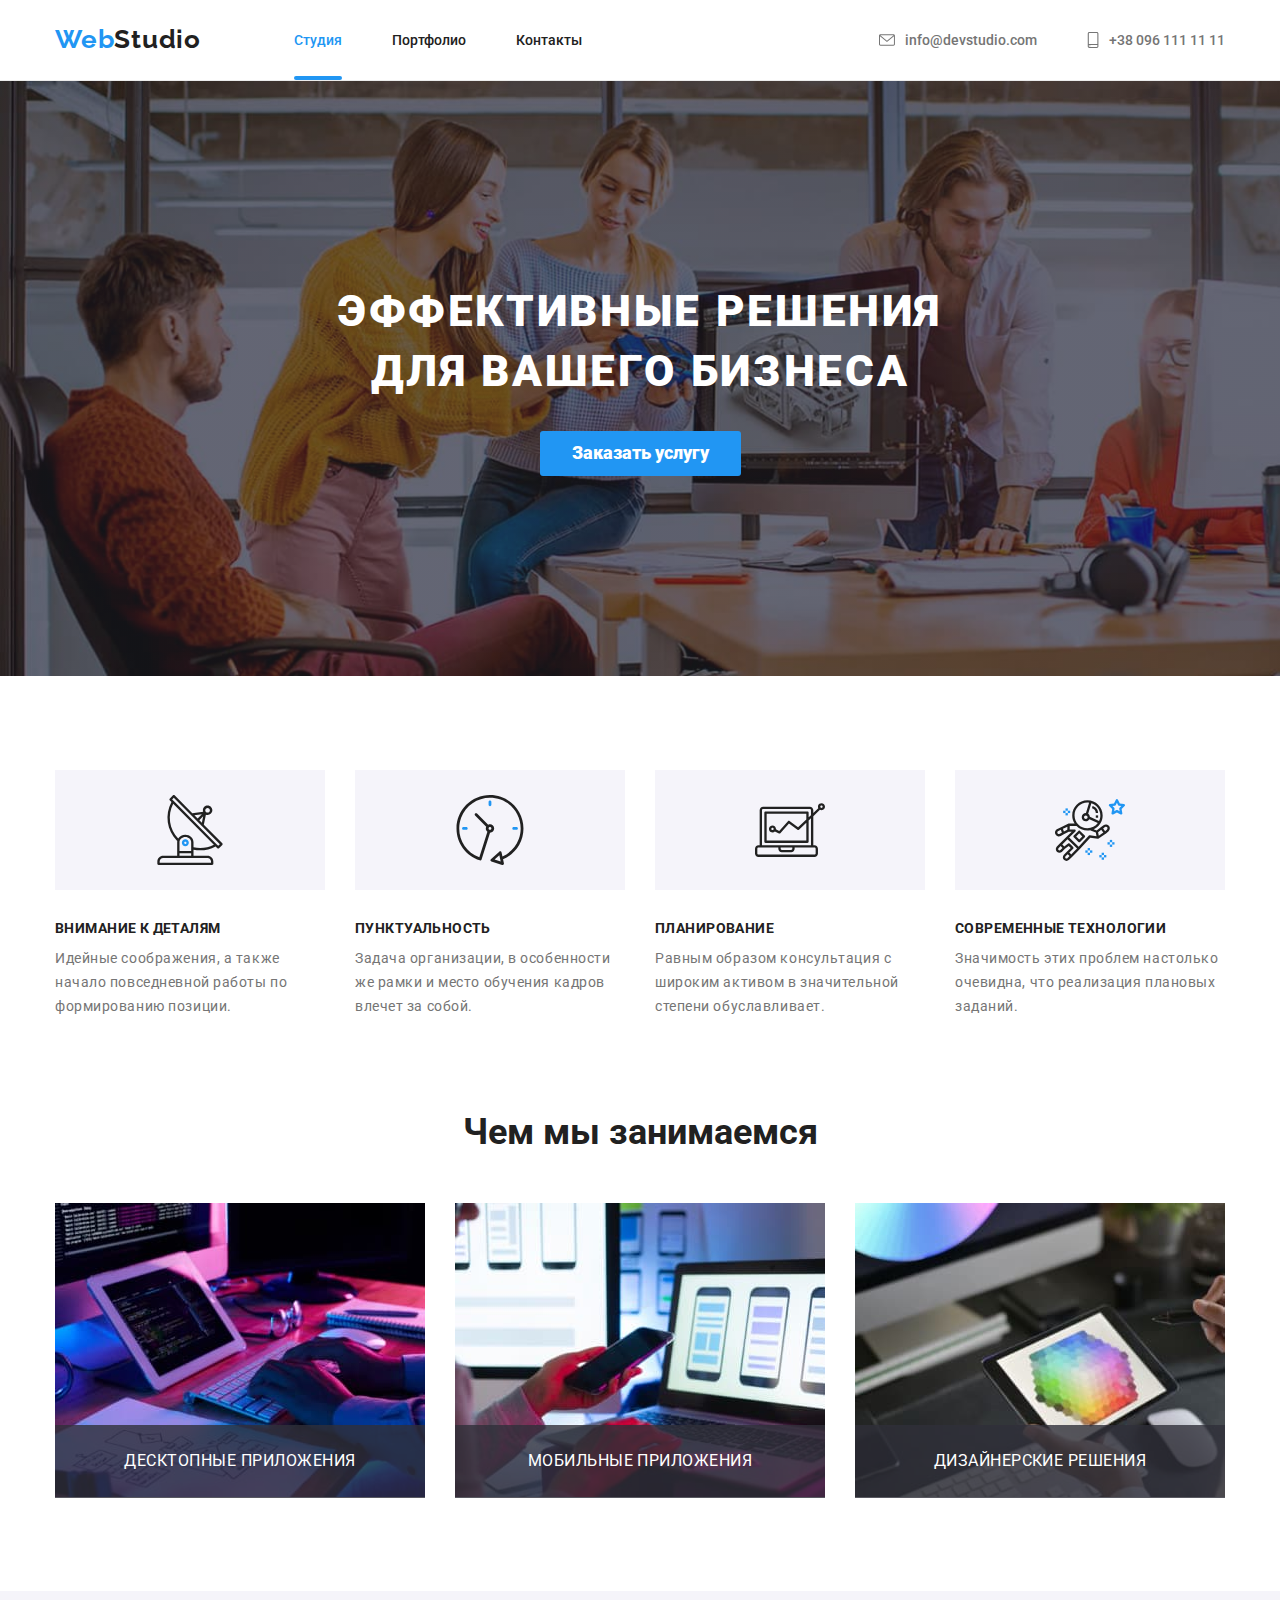
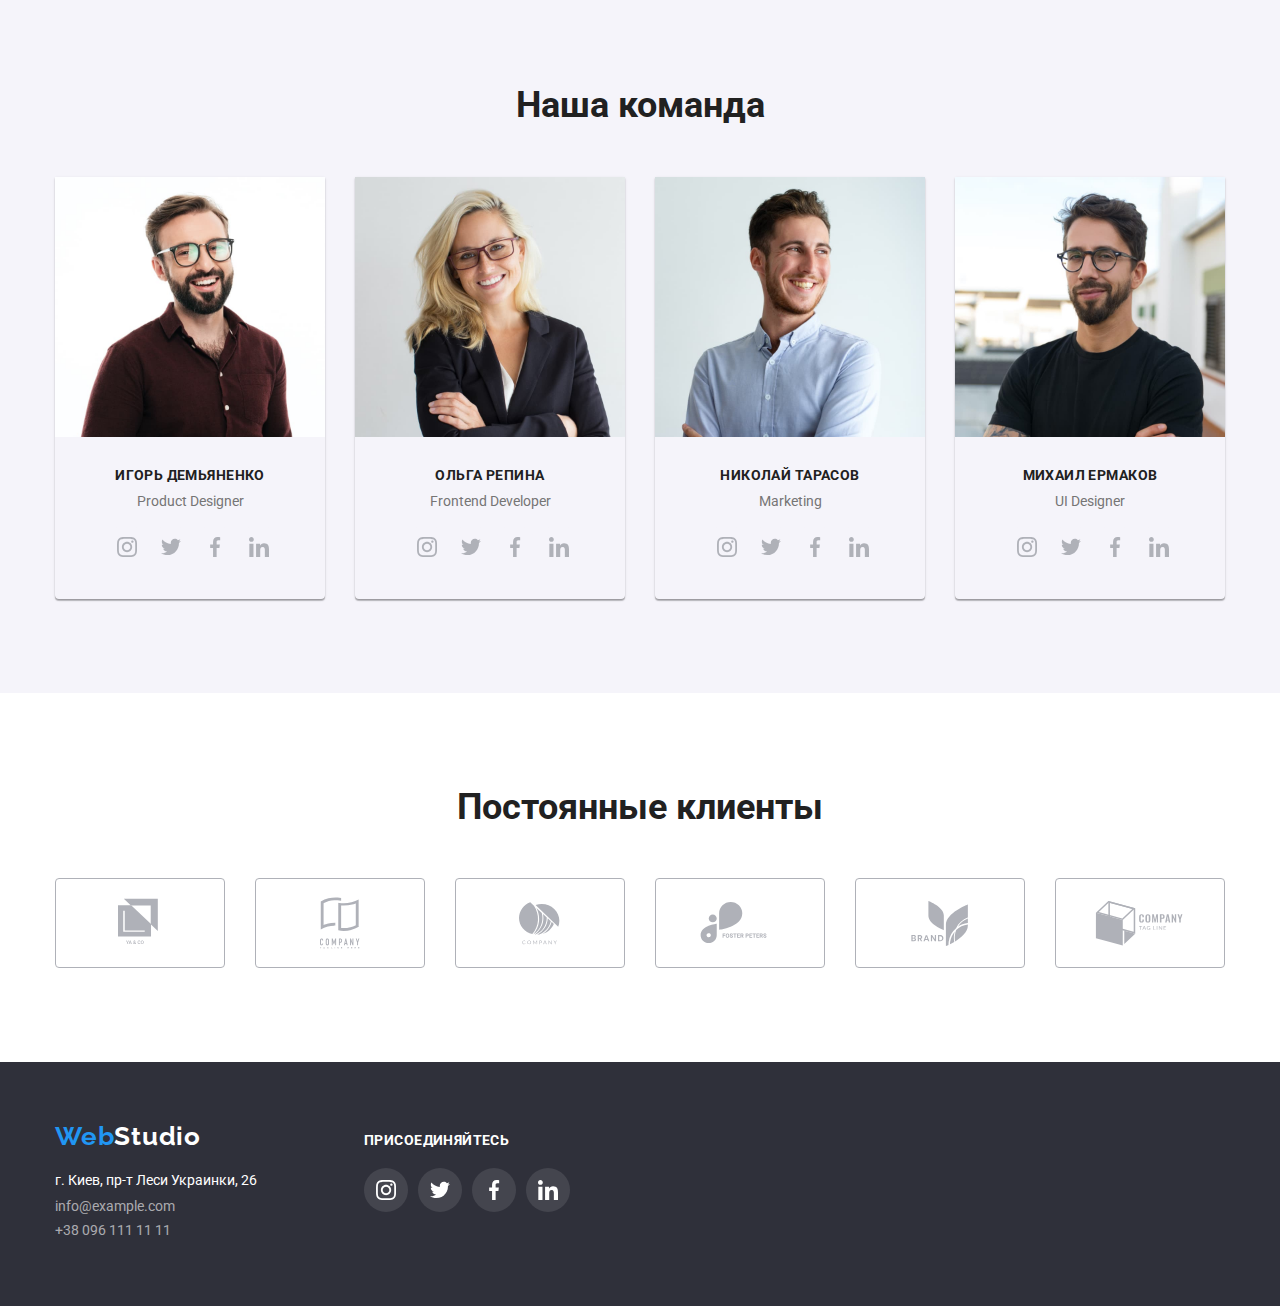
<file: index.html>
<!DOCTYPE html>
<html lang="ru">
  <head>
    <meta charset="UTF-8" />
    <meta name="viewport" content="width=device-width, initial-scale=1.0" />
    <title>Web Studio</title>
    <link
      href="https://fonts.googleapis.com/css2?family=Raleway:wght@700&family=Roboto:wght@400;500;700;900&display=swap"
      rel="stylesheet"
    />
    <link
      rel="stylesheet"
      href="https://cdnjs.cloudflare.com/ajax/libs/modern-normalize/0.6.0/modern-normalize.min.css"
    />
    <link rel="stylesheet" href="./css/main.css" />
  </head>
  <body>
    <!-- Шапка сайта -->

    <header>
      <div class="container wrapper">
        <nav>
          <a href="./index.html" class="logo"><span>Web</span>Studio</a>
          <ul class="site-nav list">
            <li class="site-nav-item">
              <a href="./index.html" class="link current">Студия</a>
            </li>
            <li>
              <a href="./portfolio.html" class="link">Портфолио</a>
            </li>
            <li class="site-nav-item"><a href="" class="link">Контакты</a></li>
          </ul>
        </nav>

        <ul class="auth-nav list">
          <li>
            <a class="adress-link" href="mailto:info@devstudio.com">
              <svg width="16" height="12">
                <use href="./images/sprite1.svg#icon-imail"></use>
              </svg>
              info@devstudio.com</a
            >
          </li>

          <li>
            <a class="adress-link" href="tel:+380961111111"
              ><svg width="12" height="16">
                <use href="./images/sprite1.svg#icon-phone"></use>
              </svg>
              +38 096 111 11 11</a
            >
          </li>
        </ul>
      </div>
    </header>

    <!-- Первая секция -->

    <main>
      <!-- HEROOOOOO -->
      <section class="hero">
        <h1 class="hero-title">Эффективные решения для вашего бизнеса</h1>
        <a href="#" class="btn-hero" data-modal-open>Заказать услугу</a>
      </section>

      <section class="section ideology">
        <div class="container">
          <h2 hidden>Наша Идеология</h2>
          <ul class="ideology-list">
            <li class="ideology-item antena">
              <h3>Внимание к деталям</h3>
              <p class="ideology-text">
                Идейные соображения, а также начало повседневной работы по
                формированию позиции.
              </p>
            </li>

            <li class="ideology-item clock">
              <h3>Пунктуальность</h3>
              <p class="ideology-text">
                Задача организации, в особенности же рамки и место обучения
                кадров влечет за собой.
              </p>
            </li>

            <li class="ideology-item diagramm">
              <h3>Планирование</h3>
              <p class="ideology-text">
                Равным образом консультация с широким активом в значительной
                степени обуславливает.
              </p>
            </li>

            <li class="ideology-item cosmonaut">
              <h3>Современные технологии</h3>
              <p class="ideology-text">
                Значимость этих проблем настолько очевидна, что реализация
                плановых заданий.
              </p>
            </li>
          </ul>
        </div>
      </section>

      <!-- Вторая секция -->

      <section class="section affair">
        <div class="container">
          <h2 class="section-title">Чем мы занимаемся</h2>
          <ul class="affair-list">
            <li class="affair-lists">
              <img
                src="./images/affair-1.jpg"
                alt="desktop"
                width="370"
                height="294"
              />
              <p class="app">Десктопные приложения</p>
            </li>

            <li class="affair-lists">
              <img
                src="./images/affair-2.jpg"
                alt="app"
                width="370"
                height="294"
              />
              <p class="app">Мобильные приложения</p>
            </li>

            <li class="affair-lists">
              <img
                src="./images/affair-3.jpg"
                alt="design"
                width="370"
                height="294"
              />
              <p class="app">Дизайнерские решения</p>
            </li>
          </ul>
        </div>
      </section>

      <!-- Третья секция -->

      <section class="section team">
        <div class="container">
          <h2 class="section-title">Наша команда</h2>
          <ul class="team">
            <li class="team-list">
              <a href="#">
                <img
                  src="./images/teamer-1.jpg"
                  alt="crew"
                  width="270"
                  height="260"
                />
                <h3>Игорь Демьяненко</h3>
                <p class="team-text">Product Designer</p>
              </a>

              <ul class="social-list">
                <li class="social-list-item">
                  <a class="social-list-link" href="#">
                    <svg class="social-list-icon">
                      <use href="./images/sprite1.svg#icon-instagram"></use>
                    </svg>
                  </a>
                </li>
                <li class="social-list-item">
                  <a class="social-list-link" href="#">
                    <svg class="social-list-icon">
                      <use href="./images/sprite1.svg#icon-twitter"></use>
                    </svg>
                  </a>
                </li>
                <li class="social-list-item">
                  <a class="social-list-link" href="#">
                    <svg class="social-list-icon">
                      <use href="./images/sprite1.svg#icon-facebook"></use>
                    </svg>
                  </a>
                </li>
                <li class="social-list-item">
                  <a class="social-list-link" href="#">
                    <svg class="social-list-icon">
                      <use href="./images/sprite1.svg#icon-linkedin"></use>
                    </svg>
                  </a>
                </li>
              </ul>
            </li>

            <li class="team-list">
              <a href="#">
                <img
                  src="./images/teamer-2.jpg"
                  alt="crew"
                  width="270"
                  height="260"
                />
                <h3>Ольга Репина</h3>
                <p class="team-text">Frontend Developer</p>
              </a>
              <ul class="social-list">
                <li class="social-list-item">
                  <a class="social-list-link" href="#">
                    <svg class="social-list-icon">
                      <use href="./images/sprite1.svg#icon-instagram"></use>
                    </svg>
                  </a>
                </li>
                <li class="social-list-item">
                  <a class="social-list-link" href="#">
                    <svg class="social-list-icon">
                      <use href="./images/sprite1.svg#icon-twitter"></use>
                    </svg>
                  </a>
                </li>
                <li class="social-list-item">
                  <a class="social-list-link" href="#">
                    <svg class="social-list-icon">
                      <use href="./images/sprite1.svg#icon-facebook"></use>
                    </svg>
                  </a>
                </li>
                <li class="social-list-item">
                  <a class="social-list-link" href="#">
                    <svg class="social-list-icon">
                      <use href="./images/sprite1.svg#icon-linkedin"></use>
                    </svg>
                  </a>
                </li>
              </ul>
            </li>

            <li class="team-list">
              <a href="#">
                <img
                  src="./images/teamer-3.jpg"
                  alt="crew"
                  width="270"
                  height="260"
                />
                <h3>Николай Тарасов</h3>
                <p class="team-text">Marketing</p>
              </a>
              <ul class="social-list">
                <li class="social-list-item">
                  <a class="social-list-link" href="#">
                    <svg class="social-list-icon">
                      <use href="./images/sprite1.svg#icon-instagram"></use>
                    </svg>
                  </a>
                </li>
                <li class="social-list-item">
                  <a class="social-list-link" href="#">
                    <svg class="social-list-icon">
                      <use href="./images/sprite1.svg#icon-twitter"></use>
                    </svg>
                  </a>
                </li>
                <li class="social-list-item">
                  <a class="social-list-link" href="#">
                    <svg class="social-list-icon">
                      <use href="./images/sprite1.svg#icon-facebook"></use>
                    </svg>
                  </a>
                </li>
                <li class="social-list-item">
                  <a class="social-list-link" href="#">
                    <svg class="social-list-icon">
                      <use href="./images/sprite1.svg#icon-linkedin"></use>
                    </svg>
                  </a>
                </li>
              </ul>
            </li>

            <li class="team-list">
              <a href="#">
                <img
                  src="./images/teamer-4.jpg"
                  alt="crew"
                  width="270"
                  height="260"
                />
                <h3>Михаил Ермаков</h3>
                <p class="team-text">UI Designer</p>
              </a>
              <ul class="social-list">
                <li class="social-list-item">
                  <a class="social-list-link" href="#">
                    <svg class="social-list-icon">
                      <use href="./images/sprite1.svg#icon-instagram"></use>
                    </svg>
                  </a>
                </li>
                <li class="social-list-item">
                  <a class="social-list-link" href="#">
                    <svg class="social-list-icon">
                      <use href="./images/sprite1.svg#icon-twitter"></use>
                    </svg>
                  </a>
                </li>
                <li class="social-list-item">
                  <a class="social-list-link" href="#">
                    <svg class="social-list-icon">
                      <use href="./images/sprite1.svg#icon-facebook"></use>
                    </svg>
                  </a>
                </li>
                <li class="social-list-item">
                  <a class="social-list-link" href="#">
                    <svg class="social-list-icon">
                      <use href="./images/sprite1.svg#icon-linkedin"></use>
                    </svg>
                  </a>
                </li>
              </ul>
            </li>
          </ul>
        </div>
      </section>

      <!-- Четвертая секиця -->

      <section class="section client">
        <div class="container">
          <h2 class="section-title">Постоянные клиенты</h2>
          <ul class="client-list">
            <li class="client-item">
              <a class="client-list-link" href="">
                <svg style="width: 44px; height: 50px;">
                  <use href="./images/sprite1.svg#icon-logo-1"></use>
                </svg>
              </a>
            </li>

            <li class="client-item">
              <a class="client-list-link" href="">
                <svg style="width: 40px; height: 52px;">
                  <use href="./images/sprite1.svg#icon-logo-2"></use>
                </svg>
              </a>
            </li>

            <li class="client-item">
              <a class="client-list-link" href="">
                <svg style="width: 41px; height: 43px;">
                  <use href="./images/sprite1.svg#icon-logo-3"></use>
                </svg>
              </a>
            </li>

            <li class="client-item">
              <a class="client-list-link" href="">
                <svg style="width: 80px; height: 42px;">
                  <use href="./images/sprite1.svg#icon-logo-4"></use>
                </svg>
              </a>
            </li>

            <li class="client-item">
              <a class="client-list-link" href="">
                <svg style="width: 59px; height: 45px;">
                  <use href="./images/sprite1.svg#icon-logo-5"></use>
                </svg>
              </a>
            </li>

            <li class="client-item">
              <a class="client-list-link" href="">
                <svg style="width: 89px; height: 45px;">
                  <use href="./images/sprite1.svg#icon-logo-6"></use>
                </svg>
              </a>
            </li>
          </ul>
        </div>
      </section>
    </main>

    <!-- Футер -->

    <footer>
      <div class="container">
        <div class="footer-adress">
          <a href="./index.html" class="logo"><span>Web</span>Studio</a>
          <address>
            <p>г. Киев, пр-т Леси Украинки, 26</p>
            <a href="mailto:info@example.com">info@example.com</a>
            <a href="tel:+380961111111">+38 096 111 11 11</a>
          </address>
        </div>

        <div class="footer-link">
          <p class="footer-text">Присоединяйтесь</p>
          <ul class="footer-list">
            <li class="fooler-list-item">
              <a href="" class="footer-list-link">
                <svg>
                  <use href="./images/sprite1.svg#icon-instagram"></use>
                </svg>
              </a>
            </li>
            <li class="fooler-list-item">
              <a href="" class="footer-list-link">
                <svg>
                  <use href="./images/sprite1.svg#icon-twitter"></use>
                </svg>
              </a>
            </li>
            <li class="fooler-list-item">
              <a href="" class="footer-list-link">
                <svg>
                  <use href="./images/sprite1.svg#icon-facebook"></use>
                </svg>
              </a>
            </li>
            <li class="fooler-list-item">
              <a href="" class="footer-list-link">
                <svg>
                  <use href="./images/sprite1.svg#icon-linkedin"></use>
                </svg>
              </a>
            </li>
          </ul>
        </div>
      </div>
    </footer>

    <div class="backdrop is-hidden" data-modal>
      <div class="form-wrapper">
        <button type="button" data-modal-close></button>
      </div>
    </div>

    <script src="./js/modal.js"></script>
  </body>
</html>
</file>
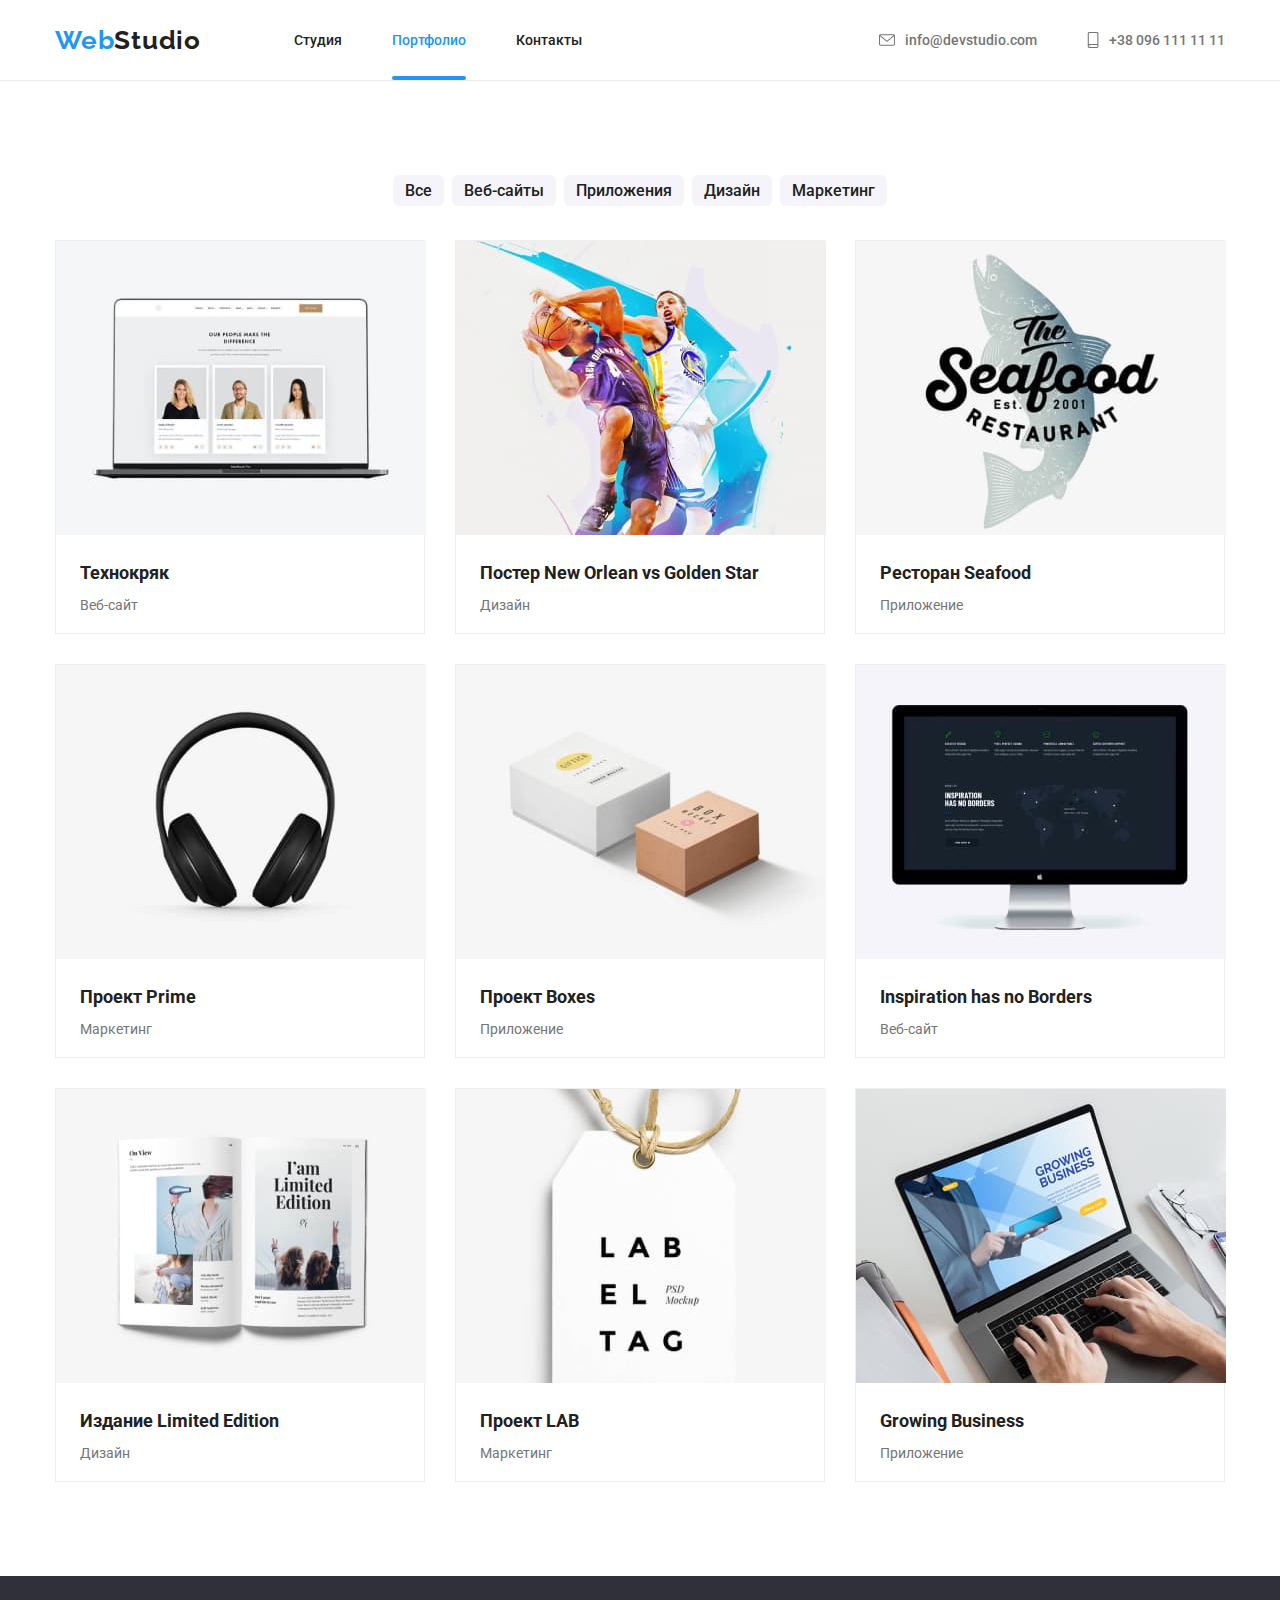
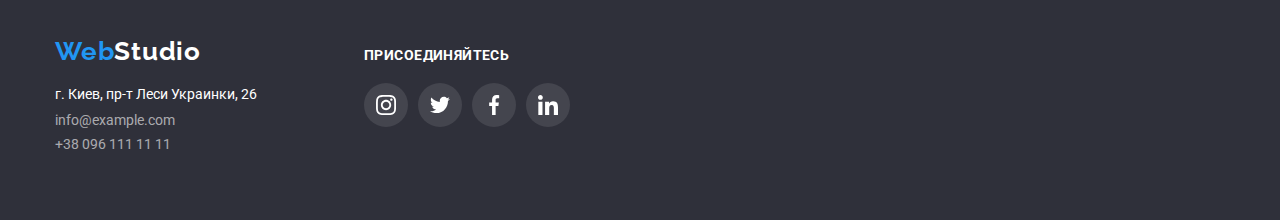
<file: portfolio.html>
<!DOCTYPE html>
<html lang="ru">
  <head>
    <meta charset="UTF-8" />
    <meta name="viewport" content="width=device-width, initial-scale=1.0" />
    <title>Portfolio</title>
    <link
      href="https://fonts.googleapis.com/css2?family=Raleway:wght@700&family=Roboto:wght@400;500;700;900&display=swap"
      rel="stylesheet"
    />
    <link rel="stylesheet" href="./css/main.css" />
  </head>
  <body>
    <!-- Шапка сайта -->

    <header>
      <div class="container wrapper">
        <nav>
          <a href="./index.html" class="logo"><span>Web</span>Studio</a>
          <ul class="site-nav list">
            <li class="site-nav-item">
              <a href="./index.html" class="link">Студия</a>
            </li>
            <li class="site-nav-item">
              <a href="./portfolio.html" class="link current">Портфолио</a>
            </li>
            <li class="site-nav-item"><a href="" class="link">Контакты</a></li>
          </ul>
        </nav>

        <ul class="auth-nav list">
          <li>
            <a class="adress-link" href="mailto:info@devstudio.com">
              <svg width="16" height="12">
                <use href="./images/sprite1.svg#icon-imail"></use>
              </svg>
              info@devstudio.com</a
            >
          </li>

          <li>
            <a class="adress-link" href="tel:+380961111111"
              ><svg width="12" height="16">
                <use href="./images/sprite1.svg#icon-phone"></use>
              </svg>
              +38 096 111 11 11</a
            >
          </li>
        </ul>
      </div>
    </header>

    <!-- Main -->

    <main>
      <section class="portfolio section">
        <div class="container">
          <h1 hidden>Наши работы</h1>
          <ul class="filter">
            <li class="filter-list">
              <button class="btn" type="button">Все</button>
            </li>
            <li class="filter-list">
              <button class="btn" type="button">Веб-сайты</button>
            </li>
            <li class="filter-list">
              <button class="btn" type="button">Приложения</button>
            </li>
            <li class="filter-list">
              <button class="btn" type="button">Дизайн</button>
            </li>
            <li class="filter-list">
              <button class="btn" type="button">Маркетинг</button>
            </li>
          </ul>

          <ul class="work-list">
            <li class="work-list-item">
              <a class="work-link" href="">
                <div class="portfolio-overlay">
                  <div class="portfolio-card">
                    <img src="./images/img.jpg" alt="head-phones" />
                  </div>

                  <div class="overlay">
                    <p class="modal-text">
                      Технокряк это современная площадка распространения
                      коронавируса. Компании используют эту платформу для
                      цифрового шпионажа и атак на защищённые сервера
                      конкурентов.
                    </p>
                  </div>
                </div>

                <div class="portfolio-text">
                  <h2>Технокряк</h2>
                  <p>Веб-сайт</p>
                </div>
              </a>
            </li>

            <li class="work-list-item">
              <a class="work-link" href="">
                <div class="portfolio-overlay">
                  <div class="portfolio-card">
                    <img src="./images/img-2.jpg" alt="head-phones" />
                  </div>

                  <div class="overlay">
                    <p class="modal-text">
                      Технокряк это современная площадка распространения
                      коронавируса. Компании используют эту платформу для
                      цифрового шпионажа и атак на защищённые сервера
                      конкурентов.
                    </p>
                  </div>
                </div>

                <div class="portfolio-text">
                  <h2>Постер New Orlean vs Golden Star</h2>
                  <p>Дизайн</p>
                </div>
              </a>
            </li>

            <li class="work-list-item">
              <a class="work-link" href="">
                <div class="portfolio-overlay">
                  <div class="portfolio-card">
                    <img src="./images/img-3.jpg" alt="head-phones" />
                  </div>

                  <div class="overlay">
                    <p class="modal-text">
                      Технокряк это современная площадка распространения
                      коронавируса. Компании используют эту платформу для
                      цифрового шпионажа и атак на защищённые сервера
                      конкурентов.
                    </p>
                  </div>
                </div>

                <div class="portfolio-text">
                  <h2>Ресторан Seafood</h2>
                  <p>Приложение</p>
                </div>
              </a>
            </li>

            <li class="work-list-item">
              <a class="work-link" href="">
                <div class="portfolio-overlay">
                  <div class="portfolio-card">
                    <img src="./images/img-4.jpg" alt="head-phones" />
                  </div>

                  <div class="overlay">
                    <p class="modal-text">
                      Технокряк это современная площадка распространения
                      коронавируса. Компании используют эту платформу для
                      цифрового шпионажа и атак на защищённые сервера
                      конкурентов.
                    </p>
                  </div>
                </div>

                <div class="portfolio-text">
                  <h2>Проект Prime</h2>
                  <p>Маркетинг</p>
                </div>
              </a>
            </li>

            <li class="work-list-item">
              <a class="work-link" href="">
                <div class="portfolio-overlay">
                  <div class="portfolio-card">
                    <img src="./images/img-5.jpg" alt="head-phones" />
                  </div>

                  <div class="overlay">
                    <p class="modal-text">
                      Технокряк это современная площадка распространения
                      коронавируса. Компании используют эту платформу для
                      цифрового шпионажа и атак на защищённые сервера
                      конкурентов.
                    </p>
                  </div>
                </div>

                <div class="portfolio-text">
                  <h2>Проект Boxes</h2>
                  <p>Приложение</p>
                </div>
              </a>
            </li>

            <li class="work-list-item">
              <a class="work-link" href="">
                <div class="portfolio-overlay">
                  <div class="portfolio-card">
                    <img src="./images/img-6.jpg" alt="head-phones" />
                  </div>

                  <div class="overlay">
                    <p class="modal-text">
                      Технокряк это современная площадка распространения
                      коронавируса. Компании используют эту платформу для
                      цифрового шпионажа и атак на защищённые сервера
                      конкурентов.
                    </p>
                  </div>
                </div>

                <div class="portfolio-text">
                  <h2>Inspiration has no Borders</h2>
                  <p>Веб-сайт</p>
                </div>
              </a>
            </li>

            <li class="work-list-item">
              <a class="work-link" href="">
                <div class="portfolio-overlay">
                  <div class="portfolio-card">
                    <img src="./images/img-7.jpg" alt="head-phones" />
                  </div>

                  <div class="overlay">
                    <p class="modal-text">
                      Технокряк это современная площадка распространения
                      коронавируса. Компании используют эту платформу для
                      цифрового шпионажа и атак на защищённые сервера
                      конкурентов.
                    </p>
                  </div>
                </div>

                <div class="portfolio-text">
                  <h2>Издание Limited Edition</h2>
                  <p>Дизайн</p>
                </div>
              </a>
            </li>

            <li class="work-list-item">
              <a class="work-link" href="">
                <div class="portfolio-overlay">
                  <div class="portfolio-card">
                    <img src="./images/img-8.jpg" alt="head-phones" />
                  </div>

                  <div class="overlay">
                    <p class="modal-text">
                      Технокряк это современная площадка распространения
                      коронавируса. Компании используют эту платформу для
                      цифрового шпионажа и атак на защищённые сервера
                      конкурентов.
                    </p>
                  </div>
                </div>

                <div class="portfolio-text">
                  <h2>Проект LAB</h2>
                  <p>Маркетинг</p>
                </div>
              </a>
            </li>

            <li class="work-list-item">
              <a class="work-link" href="">
                <div class="portfolio-overlay">
                  <div class="portfolio-card">
                    <img src="./images/img-9.jpg" alt="head-phones" />
                  </div>

                  <div class="overlay">
                    <p class="modal-text">
                      Технокряк это современная площадка распространения
                      коронавируса. Компании используют эту платформу для
                      цифрового шпионажа и атак на защищённые сервера
                      конкурентов.
                    </p>
                  </div>
                </div>

                <div class="portfolio-text">
                  <h2>Growing Business</h2>
                  <p>Приложение</p>
                </div>
              </a>
            </li>
          </ul>
        </div>
      </section>
    </main>

    <!-- Footer -->
    <footer>
      <div class="container">
        <div class="footer-adress">
          <a href="./index.html" class="logo"><span>Web</span>Studio</a>
          <address>
            <p>г. Киев, пр-т Леси Украинки, 26</p>
            <a href="mailto:info@example.com">info@example.com</a>
            <a href="tel:+380961111111">+38 096 111 11 11</a>
          </address>
        </div>

        <div class="footer-link">
          <p class="footer-text">Присоединяйтесь</p>
          <ul class="footer-list">
            <li class="fooler-list-item">
              <a href="" class="footer-list-link">
                <svg>
                  <use href="./images/sprite1.svg#icon-instagram"></use>
                </svg>
              </a>
            </li>
            <li class="fooler-list-item">
              <a href="" class="footer-list-link">
                <svg>
                  <use href="./images/sprite1.svg#icon-twitter"></use>
                </svg>
              </a>
            </li>
            <li class="fooler-list-item">
              <a href="" class="footer-list-link">
                <svg>
                  <use href="./images/sprite1.svg#icon-facebook"></use>
                </svg>
              </a>
            </li>
            <li class="fooler-list-item">
              <a href="" class="footer-list-link">
                <svg>
                  <use href="./images/sprite1.svg#icon-linkedin"></use>
                </svg>
              </a>
            </li>
          </ul>
        </div>
      </div>
    </footer>
  </body>
</html>
</file>
<file: css/main.css>
/* head color #757575;
second color  #212121;
hover #2196F3;
background section #F5F4FA;
footer color #2F303A;
 */

:root {
    --primary-text-color: #757575;
    --second-text-color: #212121;
    --hover-text-color: #2196F3;
    --background-section-color: #F5F4FA;
    --white-color: #fff;
}

body {
    background-color: var(--white-color);
    color: var(--primary-text-color);
    font-size: 14px;
    font-family: 'Roboto', sans-serif;
    margin: 0;
    padding: 0;
}

img {
    display: block;
}

html {
    box-sizing: border-box;
}

*,
*::after,
*::before {
    box-sizing: inherit;
}

h1,
h2,
h3,
h4,
ul,
p {
    list-style: none;
    padding: 0;
    margin: 0;
}

/* 
h2 {
    font-size: 36px;
    padding-top: 94px;
    margin-bottom: 50px;
} */

.backdrop {
    position: fixed;
    width: 100%;
    height: 100%;
    background-color: rgba(0, 0, 0, 0.2);
    top: 0;
    left: 0;
}

.is-hidden {
    opacity: 0;
    visibility: hidden;
}

.form-wrapper {
    position: absolute;
    top: 121px;
    left: 50%;
    transform: translateX(-50%);
    width: 528px;
    height: 481px;
    background-color: #fff;
}

.form-wrapper button {
    position: absolute;
    top: 10px;
    right: 10px;
    background-image: url(../images/close.svg);
    width: 18px;
    height: 18px;
    border: none;
    border-radius: 50%;
    cursor: pointer;
    box-shadow: 0 5px 10px 0 #ccc;
    background-color: transparent;
}

h3 {
    font-size: 14px;
    text-transform: uppercase;
    letter-spacing: 0.03em;
    margin-top: 30px;
    margin-bottom: 10px;
    color: var(--second-text-color);
}

a {
    text-decoration: none;
}

.site-nav-item a {
    position: relative;
    padding-bottom: 32px;
}

.site-nav .current {
    color: var(--hover-text-color);
}

.current::after {
    position: absolute;
    content: "";
    width: 100%;
    height: 4px;
    background-color: var(--hover-text-color);
    border-radius: 2px;
    position: absolute;
    left: 0;
    bottom: 0;
}

.container {
    width: 1200px;
    margin: 0 auto;
    padding-left: 15px;
    padding-right: 15px;
}

.section {
    padding-top: 94px;
    padding-bottom: 94px;
}

header {
    background-color: var(--white-color);
    padding: 25px 0;
    border-bottom: 1px solid #ECECEC;
}

.list a {
    color: var(--primary-text-color);
    transition: all 0.25s cubic-bezier(0.4, 0, 0.2, 1);
}

.adress-link {
    font-weight: 500;
    display: flex;
    align-items: center;
}

.section-title {
    text-align: center;
    font-size: 36px;
    margin-bottom: 50px;
}

.list a:hover,
.list a:focus {
    color: var(--hover-text-color);
}

/* Site nav  */

.logo {
    margin-right: 93px;
    font-family: Raleway;
    font-weight: bold;
    font-size: 26px;
    letter-spacing: 0.03em;
    color: var(--white-color);
}

header .logo {
    color: var(--second-text-color);
    font-family: Raleway;
    font-weight: bold;
    font-size: 26px;
}

.logo span {
    color: var(--hover-text-color);
}

.wrapper {
    display: flex;
    align-items: center;
}

.site-nav {
    display: flex;
}

nav {
    display: flex;
    align-items: center;
}

.site-nav li {
    display: flex;
    margin-right: 50px;
    display: block;
}

.site-nav li:last-child {
    margin-right: 0;
}

.auth-nav {
    display: flex;
    margin-left: auto;
}

.adress-link svg {
    fill: currentColor;
    margin-right: 10px;
}

.adress-link:hover svg {
    fill: currentColor;
}

.auth-nav li:first-child {
    margin-right: 50px;
}

.site-nav a {
    color: var(--second-text-color);
    font-size: 14px;
    font-weight: 500;
}

.site-nav .link:hover,
.site-nav .link:focus {
    color: var(--hover-text-color);
}

.section-title {
    color: var(--second-text-color);
}

/* HEROOOOOOOOO */

.hero {
    background-image: linear-gradient(rgba(47, 48, 58, 0.4), rgba(47, 48, 58, 0.4)), url(../images/header-img.jpg);
    background-repeat: no-repeat;
    background-size: cover;
    /* background-attachment: fixed; */
    text-align: center;
}

.hero-title {
    padding-top: 200px;
    margin: 0 auto;
    width: 696px;
    color: var(--white-color);
    font-family: Roboto;
    font-weight: 900;
    font-size: 44px;
    line-height: 1.367;
    letter-spacing: 0.06em;
    text-transform: uppercase;
}

.btn-hero {
    display: inline-block;
    color: var(--white-color);
    font-weight: 900;
    background-color: var(--hover-text-color);
    font-size: 18px;
    line-height: 1.367;
    padding: 10px 32px;
    border-radius: 3px;
    margin: 30px 0 200px 0;
    min-width: 200px;
    text-align: center;
    transition: all 0.25s cubic-bezier(0.4, 0, 0.2, 1);
}

.btn-hero:hover,
.btn-hero:focus {
    color: var(--second-text-color);
    background-color: var(--background-section-color);
    /* transition: all 0.5s ease; */
}

/* IDEOLOGY SECTION */

.ideology {
    padding-bottom: 0;
}

.ideology-list {
    display: flex;
}

.ideology-item::before {
    display: block;
    content: "";
    height: 120px;
    width: 100%;
    background-color: #F5F4FA;
    background-repeat: no-repeat;
    background-position: center;
}

.antena::before {
    background-image: url(../images/antenna.svg);
}

.clock::before {
    background-image: url(../images/clock.svg);
}

.diagramm::before {
    background-image: url(../images/diagramm.svg);
}

.cosmonaut::before {
    background-image: url(../images/astronaut.svg);
}

.ideology-item {
    width: 270px;
    margin-right: 30px;
    flex-wrap: wrap;
}

.ideology-item:last-child {
    margin-right: 0px;
}

.ideology-text {
    font-weight: normal;
    line-height: 1.715em;
    letter-spacing: 0.04em;
}

/* AFFAIR SECTION */

.affair-list {
    display: flex;
}

.affair-lists {
    position: relative;
}

.app {
    position: absolute;
    text-align: center;
    width: 370px;
    left: 1;
    top: 222px;
    font-size: 16px;
    color: var(--white-color);
    letter-spacing: 0.03em;
    text-transform: uppercase;
    background-color: rgba(47, 48, 58, 0.8);
    padding-top: 27px;
    padding-bottom: 27px;
}

.affair-lists {
    margin-right: 30px;
    text-align: center;
}

.affair-lists:last-child {
    margin-right: 0;
}

.section-team {
    background-color: var(--background-section-color);
}

/* TEAM SECTION */

.team {
    display: flex;
    background-color: #F5F4FA;
}

.team-list {
    width: 270px;
    margin-right: 30px;
    text-align: center;
    box-shadow: 0px 1px 3px rgba(0, 0, 0, 0.12), 0px 1px 1px rgba(0, 0, 0, 0.14), 0px 2px 1px rgba(0, 0, 0, 0.2);
    border-radius: 0px 0px 4px 4px;
    padding-bottom: 30px;
}

.team-list:last-child {
    margin-right: 0;
}

.team-text {
    color: var(--primary-text-color);
    margin-bottom: 16px;
}

.social-list {
    display: flex;
    width: 170px;
    margin: 0 auto;
    justify-content: space-between;
}

.social-list-link {
    display: flex;
    align-items: center;
    justify-content: center;
    padding: 0;
    border: 0;
    width: 44px;
    height: 44px;
    border-radius: 50%;
    background-color: #F5F4FA;
    transition: all 0.25s cubic-bezier(0.4, 0, 0.2, 1);
}

.social-list-item:hover .social-list-icon {
    fill: #fff;
}

.social-list-icon {
    width: 20px;
    height: 20px;
    fill: #AFB1B8;
}

.social-list-icon:hover {
    fill: #fff;
}

.social-list-link:hover {
    fill: #fff;
    background-color: var(--hover-text-color);
}

/* CLIENT SECTION */

.client-list {
    display: flex;
}

.client-item {
    width: calc((100% - 30px * 5) / 6);
    margin-right: 30px;
}

.client-item:last-child {
    margin-right: 0;
}

.client-list-link {
    display: flex;
    justify-content: center;
    align-items: center;
    border: 1px solid #AFB1B8;
    border-radius: 4px;
    height: 90px;
    width: 100%;
    transition: all 250ms cubic-bezier(0.4, 0, 0.2, 1);
}

.client-list-link:hover {
    border-color: var(--hover-text-color);
}

.client-list-link svg {
    fill: #AFB1B8;
    transition: all 0.25s cubic-bezier(0.4, 0, 0.2, 1);
}

.client-list-link:hover svg {
    fill: var(--hover-text-color);
}

.adress {
    margin-bottom: 8px;
}

address a {
    margin-bottom: 8px;
    display: block;
    font-style: normal;
    color: rgba(255, 255, 255, 0.6);
}

address p {
    color: var(--white-color);
    font-style: normal;
    margin-bottom: 10px;
}

.footer-text {
    color: var(--white-color);
    font-family: Roboto;
    font-style: normal;
    font-weight: bold;
    font-size: 14px;
    letter-spacing: 0.03em;
    text-transform: uppercase;
    margin-bottom: 20px;
}

footer {
    background-color: #2F303A;
    padding-top: 60px;
    padding-bottom: 60px;
}

footer .container {
    display: flex;
    align-items: center;
    align-items: baseline;
}

.footer-link {
    margin-left: 70px;
}

.footer-adress address {
    margin-top: 20px;
}

.footer-list svg {
    width: 20px;
    height: 20px;
}

.footer-list {
    display: flex;
    width: 206px;
    justify-content: space-between;
}

.footer-list-link {
    display: flex;
    align-items: center;
    justify-content: center;
    padding: 0;
    border: 0;
    width: 44px;
    height: 44px;
    border-radius: 50%;
    background-color: rgba(255, 255, 255, 0.1);
    transition: all 0.25s cubic-bezier(0.4, 0, 0.2, 1);
}

.footer-list-link svg {
    fill: var(--white-color);
}

.footer-list-link:hover,
.footer-list-link:focus {
    background-color: var(--hover-text-color);
}

/* Css portflio */

.filter {
    display: flex;
    margin-bottom: 34px;
    justify-content: center;
}

.filter-list:not(:last-child) {
    margin-right: 8px;
}

.work-link {
    display: inline-block;
    transition: all 0.25s cubic-bezier(0.4, 0, 0.2, 1);
}

.work-link:hover .overlay {
    opacity: 1;
    visibility: visible;
}

.btn {
    color: var(--second-text-color);
    background-color: #F5F4FA;
    font-family: Roboto;
    font-weight: 500;
    font-size: 16px;
    padding: 6px 12px;
    border-radius: 6px;
    border: none;
    transition: all 0.25s cubic-bezier(0.4, 0, 0.2, 1);
}

.btn:hover,
.btn:focus {
    color: var(--white-color);
    background-color: var(--hover-text-color);
    box-shadow: 0px 3px 1px rgba(0, 0, 0, 0.1), 0px 1px 2px rgba(0, 0, 0, 0.08), 0px 2px 2px rgba(0, 0, 0, 0.12);
}

.work-list h2 {
    color: var(--second-text-color);
    font-size: 18px;
}

.modal-text {
    color: var(--white-color);
}

.work-list {
    display: flex;
    flex-wrap: wrap;
}

.portfolio-text {
    padding-left: 24px;
    padding-right: 24px;
    padding-top: 20px;
    padding-bottom: 20px;
    color: var(--primary-text-color);
}

.portfolio-text p {
    margin-top: 6px;
}

.portfolio-text h2 {
    margin-bottom: 4px;
    line-height: 2;
}

.portfolio-overlay {
    position: relative;
}

.work-list-item {
    width: 370px;
    border: 1px solid #EEEEEE;
    transition: all 0.25s cubic-bezier(0.4, 0, 0.2, 1);
}

.work-list-item:hover,
.work-list-item:focus {
    box-shadow: 0px 1px 1px rgba(0, 0, 0, 0.12), 0px 4px 4px rgba(0, 0, 0, 0.06), 1px 4px 6px rgba(0, 0, 0, 0.16);
}

.work-list-item:not(:nth-child(3n)) {
    margin-right: 30px;
}

.work-list-item:not(:nth-child(n+7)) {
    margin-bottom: 30px;
}

/* .work-list-item:nth-child(n+7) {
    margin-bottom: 94px;
} */

.overlay {
    font-size: 18px;
    line-height: 1.55;
    letter-spacing: 0.03em;
    padding-top: 63px;
    padding-right: 24px;
    padding-bottom: 63px;
    padding-left: 24px;
    position: absolute;
    top: 0;
    left: 0;
    width: 100%;
    height: 100%;
    background-color: rgba(33, 150, 243, 0.9);
    box-shadow: 0px 1px 1px rgba(0, 0, 0, 0.12), 0px 4px 4px rgba(0, 0, 0, 0.06), 1px 4px 6px rgba(0, 0, 0, 0.16);
    opacity: 0;
    visibility: hidden;
    transform: translateY(25%);
    transition: all 0.75s cubic-bezier(0.4, 0, 0.2, 1);
}

.portfolio-overlay:hover .overlay {
    transform: translateY(0%);
}
</file>
